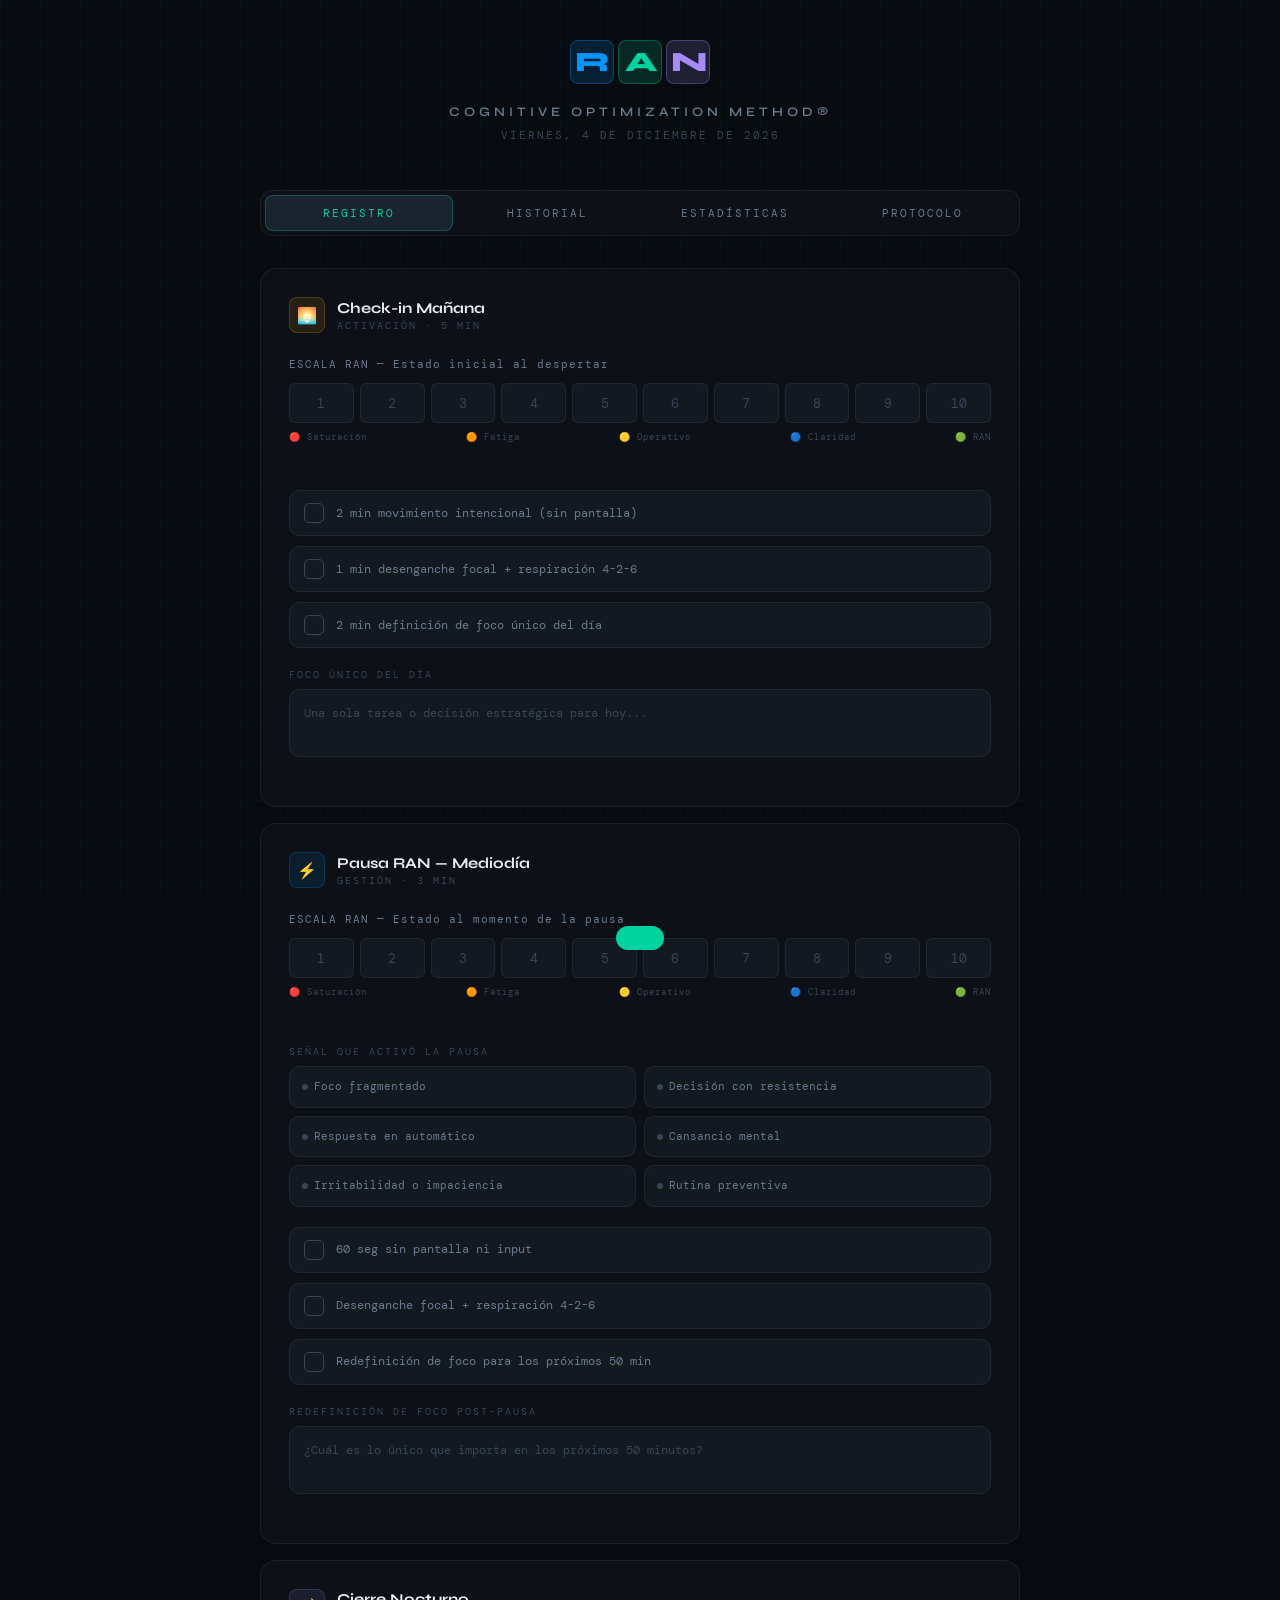
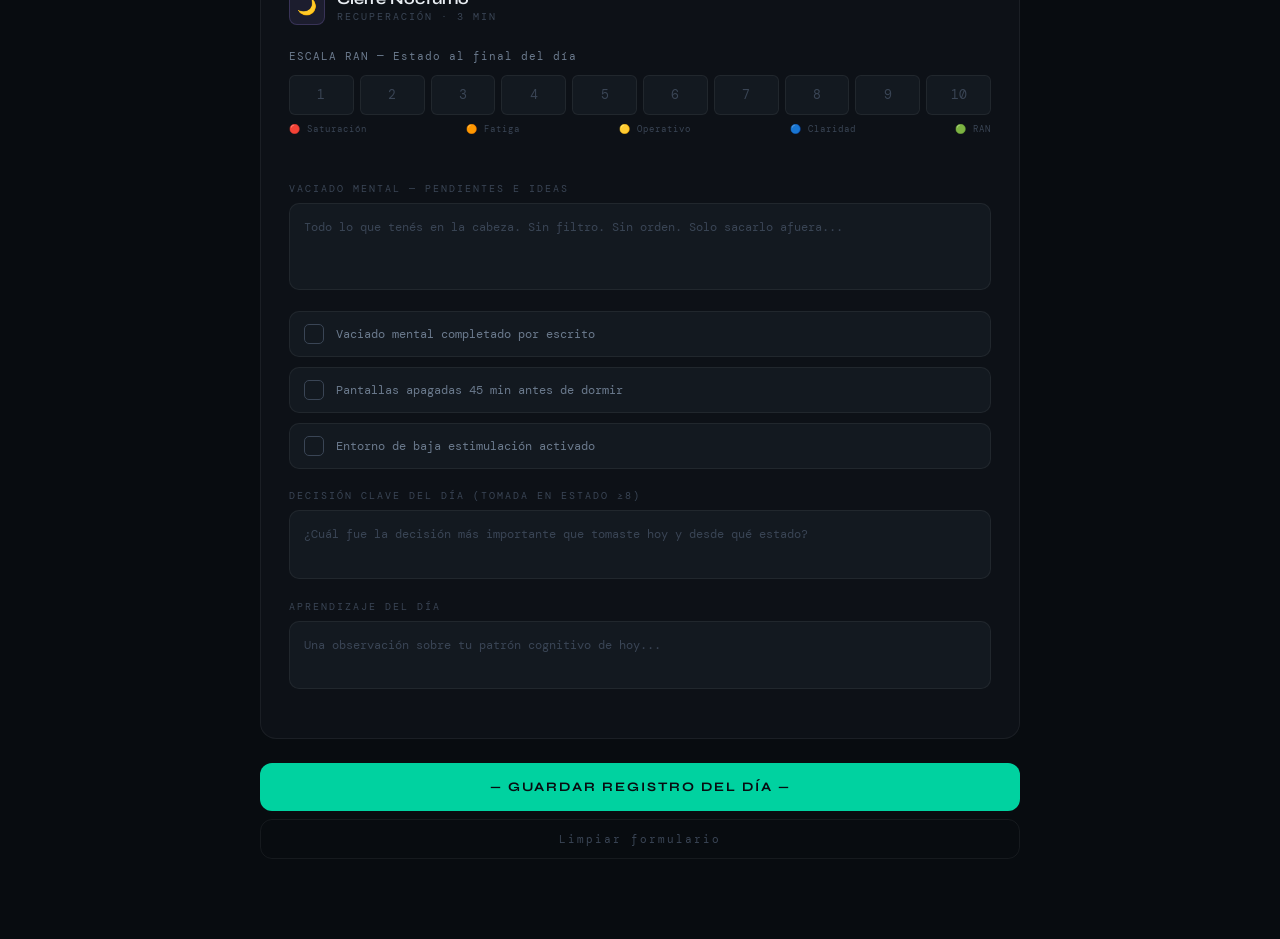
<file: index.html>
<!DOCTYPE html>
<html lang="es">
<head>
<meta charset="UTF-8">
<meta name="viewport" content="width=device-width, initial-scale=1.0">
<title>RAN Tracker — Registro Diario de Rendimiento</title>
<style>
  @import url('https://fonts.googleapis.com/css2?family=Syne:wght@400;600;700;800&family=DM+Mono:wght@300;400;500&display=swap');

  :root {
    --bg: #080c10;
    --surface: #0d1117;
    --surface2: #131920;
    --surface3: #1a2330;
    --border: rgba(255,255,255,0.06);
    --border-active: rgba(0,210,160,0.3);
    --accent: #00d2a0;
    --accent2: #0095ff;
    --accent3: #ff6b35;
    --text: #e8edf2;
    --text-dim: #6b7a8d;
    --text-muted: #3a4555;
    --red: #ff4757;
    --orange: #ffa502;
    --yellow: #ffd32a;
    --blue: #0095ff;
    --green: #00d2a0;
    --r-color: #0095ff;
    --a-color: #00d2a0;
    --n-color: #a78bfa;
  }

  * { margin: 0; padding: 0; box-sizing: border-box; }

  body {
    font-family: 'DM Mono', monospace;
    background: var(--bg);
    color: var(--text);
    min-height: 100vh;
    overflow-x: hidden;
  }

  /* Background grid */
  body::before {
    content: '';
    position: fixed;
    inset: 0;
    background-image: 
      linear-gradient(rgba(0,210,160,0.03) 1px, transparent 1px),
      linear-gradient(90deg, rgba(0,210,160,0.03) 1px, transparent 1px);
    background-size: 40px 40px;
    pointer-events: none;
    z-index: 0;
  }

  .app {
    position: relative;
    z-index: 1;
    max-width: 800px;
    margin: 0 auto;
    padding: 40px 20px 80px;
  }

  /* Header */
  .header {
    text-align: center;
    margin-bottom: 48px;
    animation: fadeDown 0.6s ease both;
  }

  .logo-mark {
    display: inline-flex;
    gap: 4px;
    margin-bottom: 20px;
  }

  .logo-letter {
    font-family: 'Syne', sans-serif;
    font-weight: 800;
    font-size: 28px;
    width: 44px;
    height: 44px;
    display: flex;
    align-items: center;
    justify-content: center;
    border-radius: 8px;
    letter-spacing: -1px;
  }

  .logo-r { background: rgba(0,149,255,0.15); color: var(--r-color); border: 1px solid rgba(0,149,255,0.3); }
  .logo-a { background: rgba(0,210,160,0.15); color: var(--a-color); border: 1px solid rgba(0,210,160,0.3); }
  .logo-n { background: rgba(167,139,250,0.15); color: var(--n-color); border: 1px solid rgba(167,139,250,0.3); }

  .header h1 {
    font-family: 'Syne', sans-serif;
    font-size: 13px;
    font-weight: 600;
    letter-spacing: 4px;
    text-transform: uppercase;
    color: var(--text-dim);
    margin-bottom: 8px;
  }

  .header .date-display {
    font-size: 11px;
    color: var(--text-muted);
    letter-spacing: 2px;
  }

  /* Tabs */
  .tabs {
    display: flex;
    gap: 2px;
    background: var(--surface);
    border: 1px solid var(--border);
    border-radius: 12px;
    padding: 4px;
    margin-bottom: 32px;
    animation: fadeDown 0.6s 0.1s ease both;
  }

  .tab {
    flex: 1;
    padding: 10px;
    background: none;
    border: none;
    color: var(--text-dim);
    font-family: 'DM Mono', monospace;
    font-size: 11px;
    letter-spacing: 2px;
    text-transform: uppercase;
    cursor: pointer;
    border-radius: 8px;
    transition: all 0.2s;
  }

  .tab.active {
    background: var(--surface3);
    color: var(--accent);
    border: 1px solid var(--border-active);
  }

  /* Panels */
  .panel { display: none; animation: fadeIn 0.3s ease; }
  .panel.active { display: block; }

  /* Section blocks */
  .section {
    background: var(--surface);
    border: 1px solid var(--border);
    border-radius: 16px;
    padding: 28px;
    margin-bottom: 16px;
    transition: border-color 0.3s;
  }

  .section:hover { border-color: rgba(255,255,255,0.1); }

  .section-header {
    display: flex;
    align-items: center;
    gap: 12px;
    margin-bottom: 24px;
  }

  .section-icon {
    width: 36px;
    height: 36px;
    border-radius: 8px;
    display: flex;
    align-items: center;
    justify-content: center;
    font-size: 16px;
    flex-shrink: 0;
  }

  .icon-morning { background: rgba(255,165,2,0.1); border: 1px solid rgba(255,165,2,0.2); }
  .icon-day { background: rgba(0,149,255,0.1); border: 1px solid rgba(0,149,255,0.2); }
  .icon-night { background: rgba(167,139,250,0.1); border: 1px solid rgba(167,139,250,0.2); }
  .icon-ran { background: rgba(0,210,160,0.1); border: 1px solid rgba(0,210,160,0.2); }

  .section-title {
    font-family: 'Syne', sans-serif;
    font-weight: 700;
    font-size: 15px;
    color: var(--text);
  }

  .section-sub {
    font-size: 10px;
    color: var(--text-muted);
    letter-spacing: 2px;
    text-transform: uppercase;
    margin-top: 2px;
  }

  /* RAN Scale */
  .ran-scale {
    margin-bottom: 20px;
  }

  .ran-scale label {
    display: block;
    font-size: 11px;
    color: var(--text-dim);
    letter-spacing: 1px;
    margin-bottom: 12px;
  }

  .scale-track {
    display: flex;
    gap: 6px;
    margin-bottom: 8px;
  }

  .scale-btn {
    flex: 1;
    height: 40px;
    background: var(--surface2);
    border: 1px solid var(--border);
    border-radius: 6px;
    color: var(--text-muted);
    font-family: 'DM Mono', monospace;
    font-size: 13px;
    cursor: pointer;
    transition: all 0.15s;
    position: relative;
  }

  .scale-btn:hover { border-color: var(--accent); color: var(--accent); }

  .scale-btn.selected-1, .scale-btn.selected-2, .scale-btn.selected-3 { background: rgba(255,71,87,0.15); border-color: var(--red); color: var(--red); }
  .scale-btn.selected-4, .scale-btn.selected-5, .scale-btn.selected-6 { background: rgba(255,165,2,0.15); border-color: var(--orange); color: var(--orange); }
  .scale-btn.selected-7 { background: rgba(255,211,42,0.15); border-color: var(--yellow); color: var(--yellow); }
  .scale-btn.selected-8, .scale-btn.selected-9 { background: rgba(0,149,255,0.15); border-color: var(--blue); color: var(--blue); }
  .scale-btn.selected-10 { background: rgba(0,210,160,0.15); border-color: var(--green); color: var(--green); }

  .scale-labels {
    display: flex;
    justify-content: space-between;
    font-size: 9px;
    color: var(--text-muted);
    letter-spacing: 1px;
  }

  .state-badge {
    display: inline-flex;
    align-items: center;
    gap: 6px;
    padding: 6px 12px;
    border-radius: 20px;
    font-size: 11px;
    font-family: 'Syne', sans-serif;
    font-weight: 600;
    letter-spacing: 1px;
    margin-top: 10px;
    transition: all 0.3s;
  }

  .badge-red { background: rgba(255,71,87,0.1); border: 1px solid rgba(255,71,87,0.3); color: var(--red); }
  .badge-orange { background: rgba(255,165,2,0.1); border: 1px solid rgba(255,165,2,0.3); color: var(--orange); }
  .badge-yellow { background: rgba(255,211,42,0.1); border: 1px solid rgba(255,211,42,0.3); color: var(--yellow); }
  .badge-blue { background: rgba(0,149,255,0.1); border: 1px solid rgba(0,149,255,0.3); color: var(--blue); }
  .badge-green { background: rgba(0,210,160,0.1); border: 1px solid rgba(0,210,160,0.3); color: var(--green); }
  .badge-hidden { opacity: 0; }

  /* Checklist */
  .checklist { display: flex; flex-direction: column; gap: 10px; margin-bottom: 20px; }

  .check-item {
    display: flex;
    align-items: center;
    gap: 12px;
    padding: 12px 14px;
    background: var(--surface2);
    border: 1px solid var(--border);
    border-radius: 10px;
    cursor: pointer;
    transition: all 0.2s;
    user-select: none;
  }

  .check-item:hover { border-color: rgba(255,255,255,0.1); }

  .check-item.checked {
    border-color: var(--border-active);
    background: rgba(0,210,160,0.05);
  }

  .check-box {
    width: 20px;
    height: 20px;
    border: 1.5px solid var(--text-muted);
    border-radius: 5px;
    flex-shrink: 0;
    display: flex;
    align-items: center;
    justify-content: center;
    transition: all 0.2s;
  }

  .check-item.checked .check-box {
    background: var(--accent);
    border-color: var(--accent);
  }

  .check-mark { display: none; font-size: 11px; color: var(--bg); }
  .check-item.checked .check-mark { display: block; }

  .check-text {
    font-size: 12px;
    color: var(--text-dim);
    line-height: 1.4;
    transition: color 0.2s;
  }

  .check-item.checked .check-text { color: var(--text); }

  /* Textarea */
  .field-label {
    font-size: 10px;
    color: var(--text-muted);
    letter-spacing: 2px;
    text-transform: uppercase;
    margin-bottom: 8px;
    display: block;
  }

  textarea {
    width: 100%;
    background: var(--surface2);
    border: 1px solid var(--border);
    border-radius: 10px;
    color: var(--text);
    font-family: 'DM Mono', monospace;
    font-size: 12px;
    line-height: 1.6;
    padding: 14px;
    resize: none;
    outline: none;
    transition: border-color 0.2s;
    margin-bottom: 16px;
  }

  textarea:focus { border-color: var(--border-active); }
  textarea::placeholder { color: var(--text-muted); }

  /* Signal detector */
  .signal-grid {
    display: grid;
    grid-template-columns: 1fr 1fr;
    gap: 8px;
    margin-bottom: 20px;
  }

  .signal-btn {
    padding: 12px;
    background: var(--surface2);
    border: 1px solid var(--border);
    border-radius: 10px;
    color: var(--text-dim);
    font-family: 'DM Mono', monospace;
    font-size: 11px;
    cursor: pointer;
    text-align: left;
    transition: all 0.2s;
    line-height: 1.4;
  }

  .signal-btn:hover { border-color: rgba(255,165,2,0.3); color: var(--text); }
  .signal-btn.active { background: rgba(255,165,2,0.08); border-color: rgba(255,165,2,0.4); color: var(--orange); }

  .signal-dot {
    width: 6px;
    height: 6px;
    border-radius: 50%;
    background: var(--text-muted);
    display: inline-block;
    margin-right: 6px;
    transition: background 0.2s;
  }

  .signal-btn.active .signal-dot { background: var(--orange); }

  /* Save button */
  .btn-save {
    width: 100%;
    padding: 16px;
    background: var(--accent);
    color: var(--bg);
    border: none;
    border-radius: 12px;
    font-family: 'Syne', sans-serif;
    font-weight: 700;
    font-size: 13px;
    letter-spacing: 2px;
    text-transform: uppercase;
    cursor: pointer;
    transition: all 0.2s;
    margin-top: 8px;
  }

  .btn-save:hover { opacity: 0.9; transform: translateY(-1px); }
  .btn-save:active { transform: translateY(0); }

  .btn-clear {
    width: 100%;
    padding: 12px;
    background: none;
    color: var(--text-muted);
    border: 1px solid var(--border);
    border-radius: 12px;
    font-family: 'DM Mono', monospace;
    font-size: 11px;
    letter-spacing: 2px;
    cursor: pointer;
    transition: all 0.2s;
    margin-top: 8px;
  }

  .btn-clear:hover { color: var(--red); border-color: rgba(255,71,87,0.3); }

  /* Toast */
  .toast {
    position: fixed;
    bottom: 30px;
    left: 50%;
    transform: translateX(-50%) translateY(80px);
    background: var(--accent);
    color: var(--bg);
    padding: 12px 24px;
    border-radius: 30px;
    font-family: 'Syne', sans-serif;
    font-size: 12px;
    font-weight: 700;
    letter-spacing: 1px;
    transition: transform 0.3s ease;
    z-index: 100;
    white-space: nowrap;
  }

  .toast.show { transform: translateX(-50%) translateY(0); }

  /* History panel */
  .history-empty {
    text-align: center;
    padding: 60px 20px;
    color: var(--text-muted);
    font-size: 12px;
    letter-spacing: 1px;
  }

  .history-empty .empty-icon { font-size: 32px; margin-bottom: 12px; opacity: 0.4; }

  .week-label {
    font-size: 10px;
    color: var(--text-muted);
    letter-spacing: 3px;
    text-transform: uppercase;
    margin-bottom: 12px;
    padding-left: 4px;
  }

  .history-card {
    background: var(--surface);
    border: 1px solid var(--border);
    border-radius: 14px;
    padding: 20px;
    margin-bottom: 10px;
    cursor: pointer;
    transition: all 0.2s;
  }

  .history-card:hover { border-color: rgba(255,255,255,0.1); }

  .history-card-header {
    display: flex;
    justify-content: space-between;
    align-items: center;
    margin-bottom: 14px;
  }

  .history-date {
    font-family: 'Syne', sans-serif;
    font-weight: 700;
    font-size: 14px;
    color: var(--text);
  }

  .history-scores {
    display: flex;
    gap: 8px;
  }

  .score-pill {
    padding: 4px 10px;
    border-radius: 20px;
    font-size: 10px;
    font-family: 'Syne', sans-serif;
    font-weight: 700;
  }

  .history-bars {
    display: flex;
    gap: 6px;
    align-items: flex-end;
    height: 40px;
  }

  .history-bar-wrap { flex: 1; display: flex; flex-direction: column; align-items: center; gap: 4px; }

  .history-bar {
    width: 100%;
    border-radius: 3px;
    transition: height 0.3s ease;
  }

  .history-bar-label { font-size: 8px; color: var(--text-muted); letter-spacing: 1px; }

  .history-detail {
    display: none;
    margin-top: 16px;
    padding-top: 16px;
    border-top: 1px solid var(--border);
  }

  .history-card.expanded .history-detail { display: block; }

  .detail-row {
    display: flex;
    gap: 12px;
    margin-bottom: 10px;
    font-size: 11px;
    line-height: 1.5;
  }

  .detail-key {
    color: var(--text-muted);
    min-width: 100px;
    flex-shrink: 0;
  }

  .detail-val { color: var(--text-dim); }

  /* Stats panel */
  .stats-grid {
    display: grid;
    grid-template-columns: 1fr 1fr;
    gap: 12px;
    margin-bottom: 20px;
  }

  .stat-card {
    background: var(--surface);
    border: 1px solid var(--border);
    border-radius: 14px;
    padding: 20px;
    text-align: center;
  }

  .stat-value {
    font-family: 'Syne', sans-serif;
    font-weight: 800;
    font-size: 32px;
    color: var(--accent);
    line-height: 1;
    margin-bottom: 6px;
  }

  .stat-label {
    font-size: 10px;
    color: var(--text-muted);
    letter-spacing: 2px;
    text-transform: uppercase;
  }

  .trend-chart {
    background: var(--surface);
    border: 1px solid var(--border);
    border-radius: 14px;
    padding: 20px;
    margin-bottom: 12px;
  }

  .trend-title {
    font-size: 10px;
    color: var(--text-muted);
    letter-spacing: 2px;
    text-transform: uppercase;
    margin-bottom: 16px;
  }

  .trend-bars {
    display: flex;
    gap: 8px;
    align-items: flex-end;
    height: 80px;
  }

  .trend-col { flex: 1; display: flex; flex-direction: column; align-items: center; gap: 6px; }

  .trend-bar {
    width: 100%;
    border-radius: 4px 4px 0 0;
    min-height: 4px;
    transition: height 0.5s ease;
  }

  .trend-day { font-size: 9px; color: var(--text-muted); letter-spacing: 1px; }

  /* Divider */
  .divider { height: 1px; background: var(--border); margin: 20px 0; }

  /* Animations */
  @keyframes fadeDown {
    from { opacity: 0; transform: translateY(-12px); }
    to { opacity: 1; transform: translateY(0); }
  }

  @keyframes fadeIn {
    from { opacity: 0; }
    to { opacity: 1; }
  }

  /* Progress bar */
  .progress-wrap { margin-bottom: 20px; }

  .progress-label {
    display: flex;
    justify-content: space-between;
    font-size: 10px;
    color: var(--text-muted);
    letter-spacing: 1px;
    margin-bottom: 6px;
  }

  .progress-bar {
    height: 4px;
    background: var(--surface3);
    border-radius: 2px;
    overflow: hidden;
  }

  .progress-fill {
    height: 100%;
    background: linear-gradient(90deg, var(--accent2), var(--accent));
    border-radius: 2px;
    transition: width 0.5s ease;
  }

  /* RAN Protocol quick ref */
  .protocol-row {
    display: flex;
    gap: 10px;
    margin-bottom: 10px;
  }

  .protocol-letter {
    width: 32px;
    height: 32px;
    border-radius: 6px;
    display: flex;
    align-items: center;
    justify-content: center;
    font-family: 'Syne', sans-serif;
    font-weight: 800;
    font-size: 14px;
    flex-shrink: 0;
  }

  .protocol-content { flex: 1; }

  .protocol-name {
    font-family: 'Syne', sans-serif;
    font-size: 12px;
    font-weight: 700;
    margin-bottom: 2px;
  }

  .protocol-desc { font-size: 10px; color: var(--text-dim); line-height: 1.4; }

  @media (max-width: 500px) {
    .signal-grid { grid-template-columns: 1fr; }
    .stats-grid { grid-template-columns: 1fr; }
    .scale-track { gap: 3px; }
    .scale-btn { font-size: 11px; height: 36px; }
  }
</style>
</head>
<body>

<div class="app">

  <div class="header">
    <div class="logo-mark">
      <div class="logo-letter logo-r">R</div>
      <div class="logo-letter logo-a">A</div>
      <div class="logo-letter logo-n">N</div>
    </div>
    <h1>Cognitive Optimization Method®</h1>
    <div class="date-display" id="dateDisplay"></div>
  </div>

  <div class="tabs">
    <button class="tab active" onclick="switchTab('registro')">Registro</button>
    <button class="tab" onclick="switchTab('historial')">Historial</button>
    <button class="tab" onclick="switchTab('estadisticas')">Estadísticas</button>
    <button class="tab" onclick="switchTab('protocolo')">Protocolo</button>
  </div>

  <!-- REGISTRO PANEL -->
  <div class="panel active" id="panel-registro">

    <!-- MAÑANA -->
    <div class="section">
      <div class="section-header">
        <div class="section-icon icon-morning">🌅</div>
        <div>
          <div class="section-title">Check-in Mañana</div>
          <div class="section-sub">Activación · 5 min</div>
        </div>
      </div>

      <div class="ran-scale">
        <label>ESCALA RAN — Estado inicial al despertar</label>
        <div class="scale-track" id="scale-morning"></div>
        <div class="scale-labels">
          <span>🔴 Saturación</span>
          <span>🟠 Fatiga</span>
          <span>🟡 Operativo</span>
          <span>🔵 Claridad</span>
          <span>🟢 RAN</span>
        </div>
        <div class="state-badge badge-hidden" id="badge-morning"></div>
      </div>

      <div class="checklist">
        <div class="check-item" onclick="toggleCheck(this)">
          <div class="check-box"><span class="check-mark">✓</span></div>
          <div class="check-text">2 min movimiento intencional (sin pantalla)</div>
        </div>
        <div class="check-item" onclick="toggleCheck(this)">
          <div class="check-box"><span class="check-mark">✓</span></div>
          <div class="check-text">1 min desenganche focal + respiración 4-2-6</div>
        </div>
        <div class="check-item" onclick="toggleCheck(this)">
          <div class="check-box"><span class="check-mark">✓</span></div>
          <div class="check-text">2 min definición de foco único del día</div>
        </div>
      </div>

      <label class="field-label">Foco único del día</label>
      <textarea id="focus-day" rows="2" placeholder="Una sola tarea o decisión estratégica para hoy..."></textarea>
    </div>

    <!-- MEDIODÍA -->
    <div class="section">
      <div class="section-header">
        <div class="section-icon icon-day">⚡</div>
        <div>
          <div class="section-title">Pausa RAN — Mediodía</div>
          <div class="section-sub">Gestión · 3 min</div>
        </div>
      </div>

      <div class="ran-scale">
        <label>ESCALA RAN — Estado al momento de la pausa</label>
        <div class="scale-track" id="scale-midday"></div>
        <div class="scale-labels">
          <span>🔴 Saturación</span>
          <span>🟠 Fatiga</span>
          <span>🟡 Operativo</span>
          <span>🔵 Claridad</span>
          <span>🟢 RAN</span>
        </div>
        <div class="state-badge badge-hidden" id="badge-midday"></div>
      </div>

      <label class="field-label">Señal que activó la pausa</label>
      <div class="signal-grid">
        <button class="signal-btn" onclick="toggleSignal(this)"><span class="signal-dot"></span>Foco fragmentado</button>
        <button class="signal-btn" onclick="toggleSignal(this)"><span class="signal-dot"></span>Decisión con resistencia</button>
        <button class="signal-btn" onclick="toggleSignal(this)"><span class="signal-dot"></span>Respuesta en automático</button>
        <button class="signal-btn" onclick="toggleSignal(this)"><span class="signal-dot"></span>Cansancio mental</button>
        <button class="signal-btn" onclick="toggleSignal(this)"><span class="signal-dot"></span>Irritabilidad o impaciencia</button>
        <button class="signal-btn" onclick="toggleSignal(this)"><span class="signal-dot"></span>Rutina preventiva</button>
      </div>

      <div class="checklist">
        <div class="check-item" onclick="toggleCheck(this)">
          <div class="check-box"><span class="check-mark">✓</span></div>
          <div class="check-text">60 seg sin pantalla ni input</div>
        </div>
        <div class="check-item" onclick="toggleCheck(this)">
          <div class="check-box"><span class="check-mark">✓</span></div>
          <div class="check-text">Desenganche focal + respiración 4-2-6</div>
        </div>
        <div class="check-item" onclick="toggleCheck(this)">
          <div class="check-box"><span class="check-mark">✓</span></div>
          <div class="check-text">Redefinición de foco para los próximos 50 min</div>
        </div>
      </div>

      <label class="field-label">Redefinición de foco post-pausa</label>
      <textarea id="focus-midday" rows="2" placeholder="¿Cuál es lo único que importa en los próximos 50 minutos?"></textarea>
    </div>

    <!-- NOCHE -->
    <div class="section">
      <div class="section-header">
        <div class="section-icon icon-night">🌙</div>
        <div>
          <div class="section-title">Cierre Nocturno</div>
          <div class="section-sub">Recuperación · 3 min</div>
        </div>
      </div>

      <div class="ran-scale">
        <label>ESCALA RAN — Estado al final del día</label>
        <div class="scale-track" id="scale-night"></div>
        <div class="scale-labels">
          <span>🔴 Saturación</span>
          <span>🟠 Fatiga</span>
          <span>🟡 Operativo</span>
          <span>🔵 Claridad</span>
          <span>🟢 RAN</span>
        </div>
        <div class="state-badge badge-hidden" id="badge-night"></div>
      </div>

      <label class="field-label">Vaciado mental — pendientes e ideas</label>
      <textarea id="mental-dump" rows="3" placeholder="Todo lo que tenés en la cabeza. Sin filtro. Sin orden. Solo sacarlo afuera..."></textarea>

      <div class="checklist">
        <div class="check-item" onclick="toggleCheck(this)">
          <div class="check-box"><span class="check-mark">✓</span></div>
          <div class="check-text">Vaciado mental completado por escrito</div>
        </div>
        <div class="check-item" onclick="toggleCheck(this)">
          <div class="check-box"><span class="check-mark">✓</span></div>
          <div class="check-text">Pantallas apagadas 45 min antes de dormir</div>
        </div>
        <div class="check-item" onclick="toggleCheck(this)">
          <div class="check-box"><span class="check-mark">✓</span></div>
          <div class="check-text">Entorno de baja estimulación activado</div>
        </div>
      </div>

      <label class="field-label">Decisión clave del día (tomada en estado ≥8)</label>
      <textarea id="key-decision" rows="2" placeholder="¿Cuál fue la decisión más importante que tomaste hoy y desde qué estado?"></textarea>

      <label class="field-label">Aprendizaje del día</label>
      <textarea id="learning" rows="2" placeholder="Una observación sobre tu patrón cognitivo de hoy..."></textarea>
    </div>

    <button class="btn-save" onclick="saveDay()">— GUARDAR REGISTRO DEL DÍA —</button>
    <button class="btn-clear" onclick="clearForm()">Limpiar formulario</button>
  </div>

  <!-- HISTORIAL PANEL -->
  <div class="panel" id="panel-historial">
    <div id="history-container">
      <div class="history-empty">
        <div class="empty-icon">📊</div>
        <div>Sin registros aún.<br>Completá tu primer día.</div>
      </div>
    </div>
  </div>

  <!-- ESTADÍSTICAS PANEL -->
  <div class="panel" id="panel-estadisticas">
    <div class="stats-grid">
      <div class="stat-card">
        <div class="stat-value" id="stat-days">0</div>
        <div class="stat-label">Días registrados</div>
      </div>
      <div class="stat-card">
        <div class="stat-value" id="stat-avg">—</div>
        <div class="stat-label">Promedio RAN mañana</div>
      </div>
      <div class="stat-card">
        <div class="stat-value" id="stat-streak">0</div>
        <div class="stat-label">Racha actual</div>
      </div>
      <div class="stat-card">
        <div class="stat-value" id="stat-best">—</div>
        <div class="stat-label">Mejor estado mañana</div>
      </div>
    </div>

    <div class="trend-chart">
      <div class="trend-title">Tendencia RAN — Últimos 7 días</div>
      <div class="trend-bars" id="trend-bars"></div>
    </div>

    <div class="section" style="margin-bottom:0">
      <div class="section-header" style="margin-bottom:12px">
        <div class="section-icon icon-ran">📈</div>
        <div>
          <div class="section-title">Análisis de patrones</div>
          <div class="section-sub">Basado en tus registros</div>
        </div>
      </div>
      <div id="pattern-analysis" style="font-size:12px; color:var(--text-dim); line-height:1.8;">
        Completá al menos 3 días de registro para ver tu análisis de patrones cognitivos.
      </div>
    </div>
  </div>

  <!-- PROTOCOLO PANEL -->
  <div class="panel" id="panel-protocolo">
    <div class="section">
      <div class="section-header">
        <div class="section-icon icon-ran">⚙️</div>
        <div>
          <div class="section-title">Protocolo RAN</div>
          <div class="section-sub">Referencia rápida</div>
        </div>
      </div>

      <div class="protocol-row">
        <div class="protocol-letter logo-r" style="width:32px;height:32px;font-size:14px;">R</div>
        <div class="protocol-content">
          <div class="protocol-name" style="color:var(--r-color)">Regeneración</div>
          <div class="protocol-desc">Desenganche focal: mirá un punto a +6 metros durante 60 seg. Combiná con respiración 4-2-6. Vaciá el residuo metabólico antes de intentar activar.</div>
        </div>
      </div>

      <div class="protocol-row">
        <div class="protocol-letter logo-a" style="width:32px;height:32px;font-size:14px;">A</div>
        <div class="protocol-content">
          <div class="protocol-name" style="color:var(--a-color)">Activación</div>
          <div class="protocol-desc">60 seg de movimiento intenso o estímulo térmico. Cambiá de entorno. Generá el estado que necesitás — no esperes tenerlo.</div>
        </div>
      </div>

      <div class="protocol-row">
        <div class="protocol-letter logo-n" style="width:32px;height:32px;font-size:14px;">N</div>
        <div class="protocol-content">
          <div class="protocol-name" style="color:var(--n-color)">Normalización</div>
          <div class="protocol-desc">Externalizá la carga: escribí todo lo que tenés en la cabeza. Definí UNA sola tarea. Reducí el problema a su mínima expresión.</div>
        </div>
      </div>

      <div class="divider"></div>

      <label class="field-label">Respiración 4-2-6</label>
      <div style="display:flex;gap:10px;margin-bottom:20px" id="breath-display">
        <div style="flex:1;text-align:center;padding:14px;background:var(--surface2);border:1px solid var(--border);border-radius:10px;">
          <div style="font-family:'Syne',sans-serif;font-size:22px;font-weight:800;color:var(--r-color)">4</div>
          <div style="font-size:9px;color:var(--text-muted);letter-spacing:2px;margin-top:4px">INHALAR</div>
        </div>
        <div style="flex:1;text-align:center;padding:14px;background:var(--surface2);border:1px solid var(--border);border-radius:10px;">
          <div style="font-family:'Syne',sans-serif;font-size:22px;font-weight:800;color:var(--yellow)">2</div>
          <div style="font-size:9px;color:var(--text-muted);letter-spacing:2px;margin-top:4px">SOSTENER</div>
        </div>
        <div style="flex:1;text-align:center;padding:14px;background:var(--surface2);border:1px solid var(--border);border-radius:10px;">
          <div style="font-family:'Syne',sans-serif;font-size:22px;font-weight:800;color:var(--a-color)">6</div>
          <div style="font-size:9px;color:var(--text-muted);letter-spacing:2px;margin-top:4px">EXHALAR</div>
        </div>
      </div>

      <button class="btn-save" onclick="startBreath()" id="breath-btn">— INICIAR RESPIRACIÓN GUIADA —</button>
    </div>

    <div class="section" style="margin-bottom:0">
      <div class="section-header" style="margin-bottom:16px">
        <div class="section-icon icon-morning">🗺️</div>
        <div>
          <div class="section-title">Mapa de Estados</div>
          <div class="section-sub">Decisión por estado</div>
        </div>
      </div>
      <div style="display:flex;flex-direction:column;gap:8px">
        <div style="display:flex;align-items:center;gap:12px;padding:12px;background:rgba(255,71,87,0.06);border:1px solid rgba(255,71,87,0.2);border-radius:10px;">
          <span style="font-size:16px">🔴</span>
          <div><div style="font-family:'Syne',sans-serif;font-size:12px;font-weight:700;color:var(--red)">Saturación (1–3)</div><div style="font-size:11px;color:var(--text-dim)">No decidir. Aplicar protocolo RAN inmediatamente.</div></div>
        </div>
        <div style="display:flex;align-items:center;gap:12px;padding:12px;background:rgba(255,165,2,0.06);border:1px solid rgba(255,165,2,0.2);border-radius:10px;">
          <span style="font-size:16px">🟠</span>
          <div><div style="font-family:'Syne',sans-serif;font-size:12px;font-weight:700;color:var(--orange)">Fatiga (4–6)</div><div style="font-size:11px;color:var(--text-dim)">Solo decisiones operativas. Evitar estrategia.</div></div>
        </div>
        <div style="display:flex;align-items:center;gap:12px;padding:12px;background:rgba(255,211,42,0.06);border:1px solid rgba(255,211,42,0.2);border-radius:10px;">
          <span style="font-size:16px">🟡</span>
          <div><div style="font-family:'Syne',sans-serif;font-size:12px;font-weight:700;color:var(--yellow)">Operativo (7)</div><div style="font-size:11px;color:var(--text-dim)">Ejecutar. No redefinir estrategia.</div></div>
        </div>
        <div style="display:flex;align-items:center;gap:12px;padding:12px;background:rgba(0,149,255,0.06);border:1px solid rgba(0,149,255,0.2);border-radius:10px;">
          <span style="font-size:16px">🔵</span>
          <div><div style="font-family:'Syne',sans-serif;font-size:12px;font-weight:700;color:var(--blue)">Claridad (8–9)</div><div style="font-size:11px;color:var(--text-dim)">Decidir. Ventana real de precisión ejecutiva.</div></div>
        </div>
        <div style="display:flex;align-items:center;gap:12px;padding:12px;background:rgba(0,210,160,0.06);border:1px solid rgba(0,210,160,0.2);border-radius:10px;">
          <span style="font-size:16px">🟢</span>
          <div><div style="font-family:'Syne',sans-serif;font-size:12px;font-weight:700;color:var(--green)">Estado RAN (10)</div><div style="font-size:11px;color:var(--text-dim)">Decisiones estratégicas de alto impacto.</div></div>
        </div>
      </div>
    </div>
  </div>

</div>

<div class="toast" id="toast"></div>

<script>
  // State
  let selectedScales = { morning: 0, midday: 0, night: 0 };
  let breathInterval = null;
  let breathPhase = 0;
  let breathCount = 0;

  // Init
  document.addEventListener('DOMContentLoaded', () => {
    updateDate();
    buildScales();
    renderHistory();
    renderStats();
  });

  function updateDate() {
    const now = new Date();
    const opts = { weekday: 'long', year: 'numeric', month: 'long', day: 'numeric' };
    document.getElementById('dateDisplay').textContent = now.toLocaleDateString('es-AR', opts).toUpperCase();
  }

  function buildScales() {
    ['morning', 'midday', 'night'].forEach(id => {
      const container = document.getElementById(`scale-${id}`);
      for (let i = 1; i <= 10; i++) {
        const btn = document.createElement('button');
        btn.className = 'scale-btn';
        btn.textContent = i;
        btn.onclick = () => selectScale(id, i);
        container.appendChild(btn);
      }
    });
  }

  function selectScale(id, val) {
    selectedScales[id] = val;
    const container = document.getElementById(`scale-${id}`);
    container.querySelectorAll('.scale-btn').forEach((btn, i) => {
      btn.className = 'scale-btn';
      if (i < val) btn.classList.add(`selected-${val}`);
    });
    updateBadge(id, val);
  }

  function updateBadge(id, val) {
    const badge = document.getElementById(`badge-${id}`);
    const states = [
      null,
      { label: '🔴 SATURACIÓN — Aplicar protocolo RAN', cls: 'badge-red' },
      { label: '🔴 SATURACIÓN — Aplicar protocolo RAN', cls: 'badge-red' },
      { label: '🔴 SATURACIÓN — Aplicar protocolo RAN', cls: 'badge-red' },
      { label: '🟠 FATIGA — Solo decisiones operativas', cls: 'badge-orange' },
      { label: '🟠 FATIGA — Solo decisiones operativas', cls: 'badge-orange' },
      { label: '🟠 FATIGA — Solo decisiones operativas', cls: 'badge-orange' },
      { label: '🟡 OPERATIVO — Ejecutar, no redefinir', cls: 'badge-yellow' },
      { label: '🔵 CLARIDAD — Ventana de decisión abierta', cls: 'badge-blue' },
      { label: '🔵 CLARIDAD — Ventana de decisión abierta', cls: 'badge-blue' },
      { label: '🟢 ESTADO RAN — Precisión ejecutiva máxima', cls: 'badge-green' },
    ];
    const s = states[val];
    badge.className = `state-badge ${s.cls}`;
    badge.textContent = s.label;
  }

  function toggleCheck(el) {
    el.classList.toggle('checked');
  }

  function toggleSignal(el) {
    el.classList.toggle('active');
  }

  function switchTab(tab) {
    document.querySelectorAll('.tab').forEach((t, i) => {
      t.classList.toggle('active', ['registro','historial','estadisticas','protocolo'][i] === tab);
    });
    document.querySelectorAll('.panel').forEach(p => p.classList.remove('active'));
    document.getElementById(`panel-${tab}`).classList.add('active');
    if (tab === 'historial') renderHistory();
    if (tab === 'estadisticas') renderStats();
  }

  function getStorage() {
    try { return JSON.parse(localStorage.getItem('ran_records') || '[]'); } catch { return []; }
  }

  function setStorage(data) {
    localStorage.setItem('ran_records', JSON.stringify(data));
  }

  function saveDay() {
    const today = new Date().toISOString().split('T')[0];
    const records = getStorage();

    const signals = [];
    document.querySelectorAll('.signal-btn.active').forEach(s => signals.push(s.textContent.trim()));

    const checkedMorning = document.querySelectorAll('#panel-registro .section:nth-child(1) .check-item.checked').length;
    const checkedMidday = document.querySelectorAll('#panel-registro .section:nth-child(2) .check-item.checked').length;
    const checkedNight = document.querySelectorAll('#panel-registro .section:nth-child(3) .check-item.checked').length;

    const record = {
      date: today,
      morning: selectedScales.morning,
      midday: selectedScales.midday,
      night: selectedScales.night,
      focusDay: document.getElementById('focus-day').value,
      focusMidday: document.getElementById('focus-midday').value,
      mentalDump: document.getElementById('mental-dump').value,
      keyDecision: document.getElementById('key-decision').value,
      learning: document.getElementById('learning').value,
      signals,
      checks: { morning: checkedMorning, midday: checkedMidday, night: checkedNight }
    };

    const existing = records.findIndex(r => r.date === today);
    if (existing >= 0) records[existing] = record;
    else records.unshift(record);

    setStorage(records);
    showToast('✓ Registro guardado');
    renderStats();
  }

  function clearForm() {
    selectedScales = { morning: 0, midday: 0, night: 0 };
    ['morning', 'midday', 'night'].forEach(id => {
      document.getElementById(`scale-${id}`).querySelectorAll('.scale-btn').forEach(b => b.className = 'scale-btn');
      document.getElementById(`badge-${id}`).className = 'state-badge badge-hidden';
    });
    document.querySelectorAll('.check-item').forEach(i => i.classList.remove('checked'));
    document.querySelectorAll('.signal-btn').forEach(b => b.classList.remove('active'));
    ['focus-day','focus-midday','mental-dump','key-decision','learning'].forEach(id => {
      document.getElementById(id).value = '';
    });
    showToast('Formulario limpiado');
  }

  function renderHistory() {
    const records = getStorage();
    const container = document.getElementById('history-container');

    if (!records.length) {
      container.innerHTML = '<div class="history-empty"><div class="empty-icon">📊</div><div>Sin registros aún.<br>Completá tu primer día.</div></div>';
      return;
    }

    const days = ['Dom','Lun','Mar','Mié','Jue','Vie','Sáb'];
    const months = ['ene','feb','mar','abr','may','jun','jul','ago','sep','oct','nov','dic'];

    container.innerHTML = '<div class="week-label">Registros recientes</div>' + records.slice(0,14).map(r => {
      const d = new Date(r.date + 'T12:00:00');
      const label = `${days[d.getDay()]} ${d.getDate()} ${months[d.getMonth()]}`;
      const getColor = v => v <= 3 ? '#ff4757' : v <= 6 ? '#ffa502' : v === 7 ? '#ffd32a' : v <= 9 ? '#0095ff' : '#00d2a0';
      const getHeight = v => v ? Math.max(20, v * 8) : 4;

      return `<div class="history-card" onclick="this.classList.toggle('expanded')">
        <div class="history-card-header">
          <div class="history-date">${label}</div>
          <div class="history-scores">
            ${r.morning ? `<span class="score-pill" style="background:${getColor(r.morning)}22;color:${getColor(r.morning)};border:1px solid ${getColor(r.morning)}44">M:${r.morning}</span>` : ''}
            ${r.midday ? `<span class="score-pill" style="background:${getColor(r.midday)}22;color:${getColor(r.midday)};border:1px solid ${getColor(r.midday)}44">D:${r.midday}</span>` : ''}
            ${r.night ? `<span class="score-pill" style="background:${getColor(r.night)}22;color:${getColor(r.night)};border:1px solid ${getColor(r.night)}44">N:${r.night}</span>` : ''}
          </div>
        </div>
        <div class="history-bars">
          <div class="history-bar-wrap">
            <div class="history-bar" style="height:${getHeight(r.morning)}px;background:${getColor(r.morning)}"></div>
            <div class="history-bar-label">MAÑ</div>
          </div>
          <div class="history-bar-wrap">
            <div class="history-bar" style="height:${getHeight(r.midday)}px;background:${getColor(r.midday)}"></div>
            <div class="history-bar-label">DÍA</div>
          </div>
          <div class="history-bar-wrap">
            <div class="history-bar" style="height:${getHeight(r.night)}px;background:${getColor(r.night)}"></div>
            <div class="history-bar-label">NOC</div>
          </div>
        </div>
        <div class="history-detail">
          ${r.focusDay ? `<div class="detail-row"><span class="detail-key">Foco del día</span><span class="detail-val">${r.focusDay}</span></div>` : ''}
          ${r.keyDecision ? `<div class="detail-row"><span class="detail-key">Decisión clave</span><span class="detail-val">${r.keyDecision}</span></div>` : ''}
          ${r.learning ? `<div class="detail-row"><span class="detail-key">Aprendizaje</span><span class="detail-val">${r.learning}</span></div>` : ''}
          ${r.signals && r.signals.length ? `<div class="detail-row"><span class="detail-key">Señales</span><span class="detail-val">${r.signals.join(', ')}</span></div>` : ''}
        </div>
      </div>`;
    }).join('');
  }

  function renderStats() {
    const records = getStorage();
    document.getElementById('stat-days').textContent = records.length;

    if (!records.length) {
      document.getElementById('stat-avg').textContent = '—';
      document.getElementById('stat-streak').textContent = '0';
      document.getElementById('stat-best').textContent = '—';
      renderTrend([]);
      return;
    }

    const mornings = records.filter(r => r.morning > 0).map(r => r.morning);
    const avg = mornings.length ? (mornings.reduce((a,b) => a+b, 0) / mornings.length).toFixed(1) : '—';
    const best = mornings.length ? Math.max(...mornings) : '—';

    document.getElementById('stat-avg').textContent = avg;
    document.getElementById('stat-best').textContent = best;

    // Streak
    let streak = 0;
    const today = new Date().toISOString().split('T')[0];
    const dates = records.map(r => r.date).sort().reverse();
    for (let i = 0; i < dates.length; i++) {
      const expected = new Date();
      expected.setDate(expected.getDate() - i);
      if (dates[i] === expected.toISOString().split('T')[0]) streak++;
      else break;
    }
    document.getElementById('stat-streak').textContent = streak;

    renderTrend(records.slice(0, 7).reverse());

    if (records.length >= 3) {
      const patterns = [];
      const avgM = mornings.length ? mornings.reduce((a,b)=>a+b,0)/mornings.length : 0;
      if (avgM < 5) patterns.push('Tu estado inicial tiende a ser bajo. Revisá la calidad del sueño y el cierre nocturno.');
      else if (avgM >= 8) patterns.push('Tu estado matutino es consistentemente alto. El sistema nocturno está funcionando.');
      
      const nights = records.filter(r => r.night > 0).map(r => r.night);
      const avgN = nights.length ? nights.reduce((a,b)=>a+b,0)/nights.length : 0;
      if (avgN < avgM - 2) patterns.push('Hay una caída significativa entre la mañana y el cierre. Considerá agregar más pausas RAN durante el día.');
      
      if (patterns.length === 0) patterns.push('Seguí registrando para detectar patrones más específicos en tu arquitectura cognitiva.');
      
      document.getElementById('pattern-analysis').innerHTML = patterns.map(p => `<div style="margin-bottom:8px;padding-left:12px;border-left:2px solid var(--accent)">→ ${p}</div>`).join('');
    }
  }

  function renderTrend(records) {
    const container = document.getElementById('trend-bars');
    const days = ['D','L','M','M','J','V','S'];
    
    if (!records.length) {
      container.innerHTML = '<div style="width:100%;text-align:center;color:var(--text-muted);font-size:11px;align-self:center">Sin datos aún</div>';
      return;
    }

    const getColor = v => v <= 3 ? '#ff4757' : v <= 6 ? '#ffa502' : v === 7 ? '#ffd32a' : v <= 9 ? '#0095ff' : '#00d2a0';

    container.innerHTML = records.map(r => {
      const d = new Date(r.date + 'T12:00:00');
      const val = r.morning || 0;
      const h = val ? Math.max(8, val * 7) : 4;
      return `<div class="trend-col">
        <div class="trend-bar" style="height:${h}px;background:${getColor(val)};opacity:${val ? 1 : 0.2}"></div>
        <div class="trend-day">${days[d.getDay()]}</div>
      </div>`;
    }).join('');
  }

  function showToast(msg) {
    const t = document.getElementById('toast');
    t.textContent = msg;
    t.classList.add('show');
    setTimeout(() => t.classList.remove('show'), 2500);
  }

  // Breathing guide
  function startBreath() {
    if (breathInterval) {
      clearInterval(breathInterval);
      breathInterval = null;
      document.getElementById('breath-btn').textContent = '— INICIAR RESPIRACIÓN GUIADA —';
      document.getElementById('breath-btn').style.background = 'var(--accent)';
      resetBreathDisplay();
      return;
    }

    breathCount = 0;
    breathPhase = 0;
    const phases = [
      { label: 'INHALAR', duration: 4, color: 'var(--r-color)' },
      { label: 'SOSTENER', duration: 2, color: 'var(--yellow)' },
      { label: 'EXHALAR', duration: 6, color: 'var(--a-color)' }
    ];

    document.getElementById('breath-btn').textContent = '— DETENER —';
    document.getElementById('breath-btn').style.background = 'var(--red)';

    let elapsed = 0;
    let currentPhase = 0;
    let cyclesDone = 0;

    function tick() {
      const phase = phases[currentPhase];
      const remaining = phase.duration - elapsed;
      
      const display = document.getElementById('breath-display');
      display.innerHTML = phases.map((p, i) => `
        <div style="flex:1;text-align:center;padding:14px;background:${i===currentPhase?p.color+'22':'var(--surface2)'};border:1px solid ${i===currentPhase?p.color:'var(--border)'};border-radius:10px;transition:all 0.3s">
          <div style="font-family:'Syne',sans-serif;font-size:${i===currentPhase?'32':'22'}px;font-weight:800;color:${i===currentPhase?p.color:'var(--text-muted)'}">
            ${i===currentPhase ? remaining : p.duration}
          </div>
          <div style="font-size:9px;color:${i===currentPhase?p.color:'var(--text-muted)'};letter-spacing:2px;margin-top:4px">${p.label}</div>
        </div>`).join('');

      elapsed++;
      if (elapsed >= phase.duration) {
        elapsed = 0;
        currentPhase = (currentPhase + 1) % 3;
        if (currentPhase === 0) {
          cyclesDone++;
          if (cyclesDone >= 3) {
            clearInterval(breathInterval);
            breathInterval = null;
            document.getElementById('breath-btn').textContent = '— COMPLETADO ✓ —';
            document.getElementById('breath-btn').style.background = 'var(--accent)';
            showToast('✓ 3 ciclos completados');
            setTimeout(() => {
              document.getElementById('breath-btn').textContent = '— INICIAR RESPIRACIÓN GUIADA —';
              resetBreathDisplay();
            }, 2000);
            return;
          }
        }
      }
    }

    tick();
    breathInterval = setInterval(tick, 1000);
  }

  function resetBreathDisplay() {
    document.getElementById('breath-display').innerHTML = `
      <div style="flex:1;text-align:center;padding:14px;background:var(--surface2);border:1px solid var(--border);border-radius:10px;">
        <div style="font-family:'Syne',sans-serif;font-size:22px;font-weight:800;color:var(--r-color)">4</div>
        <div style="font-size:9px;color:var(--text-muted);letter-spacing:2px;margin-top:4px">INHALAR</div>
      </div>
      <div style="flex:1;text-align:center;padding:14px;background:var(--surface2);border:1px solid var(--border);border-radius:10px;">
        <div style="font-family:'Syne',sans-serif;font-size:22px;font-weight:800;color:var(--yellow)">2</div>
        <div style="font-size:9px;color:var(--text-muted);letter-spacing:2px;margin-top:4px">SOSTENER</div>
      </div>
      <div style="flex:1;text-align:center;padding:14px;background:var(--surface2);border:1px solid var(--border);border-radius:10px;">
        <div style="font-family:'Syne',sans-serif;font-size:22px;font-weight:800;color:var(--a-color)">6</div>
        <div style="font-size:9px;color:var(--text-muted);letter-spacing:2px;margin-top:4px">EXHALAR</div>
      </div>`;
  }
</script>
</body>
</html>
</file>
